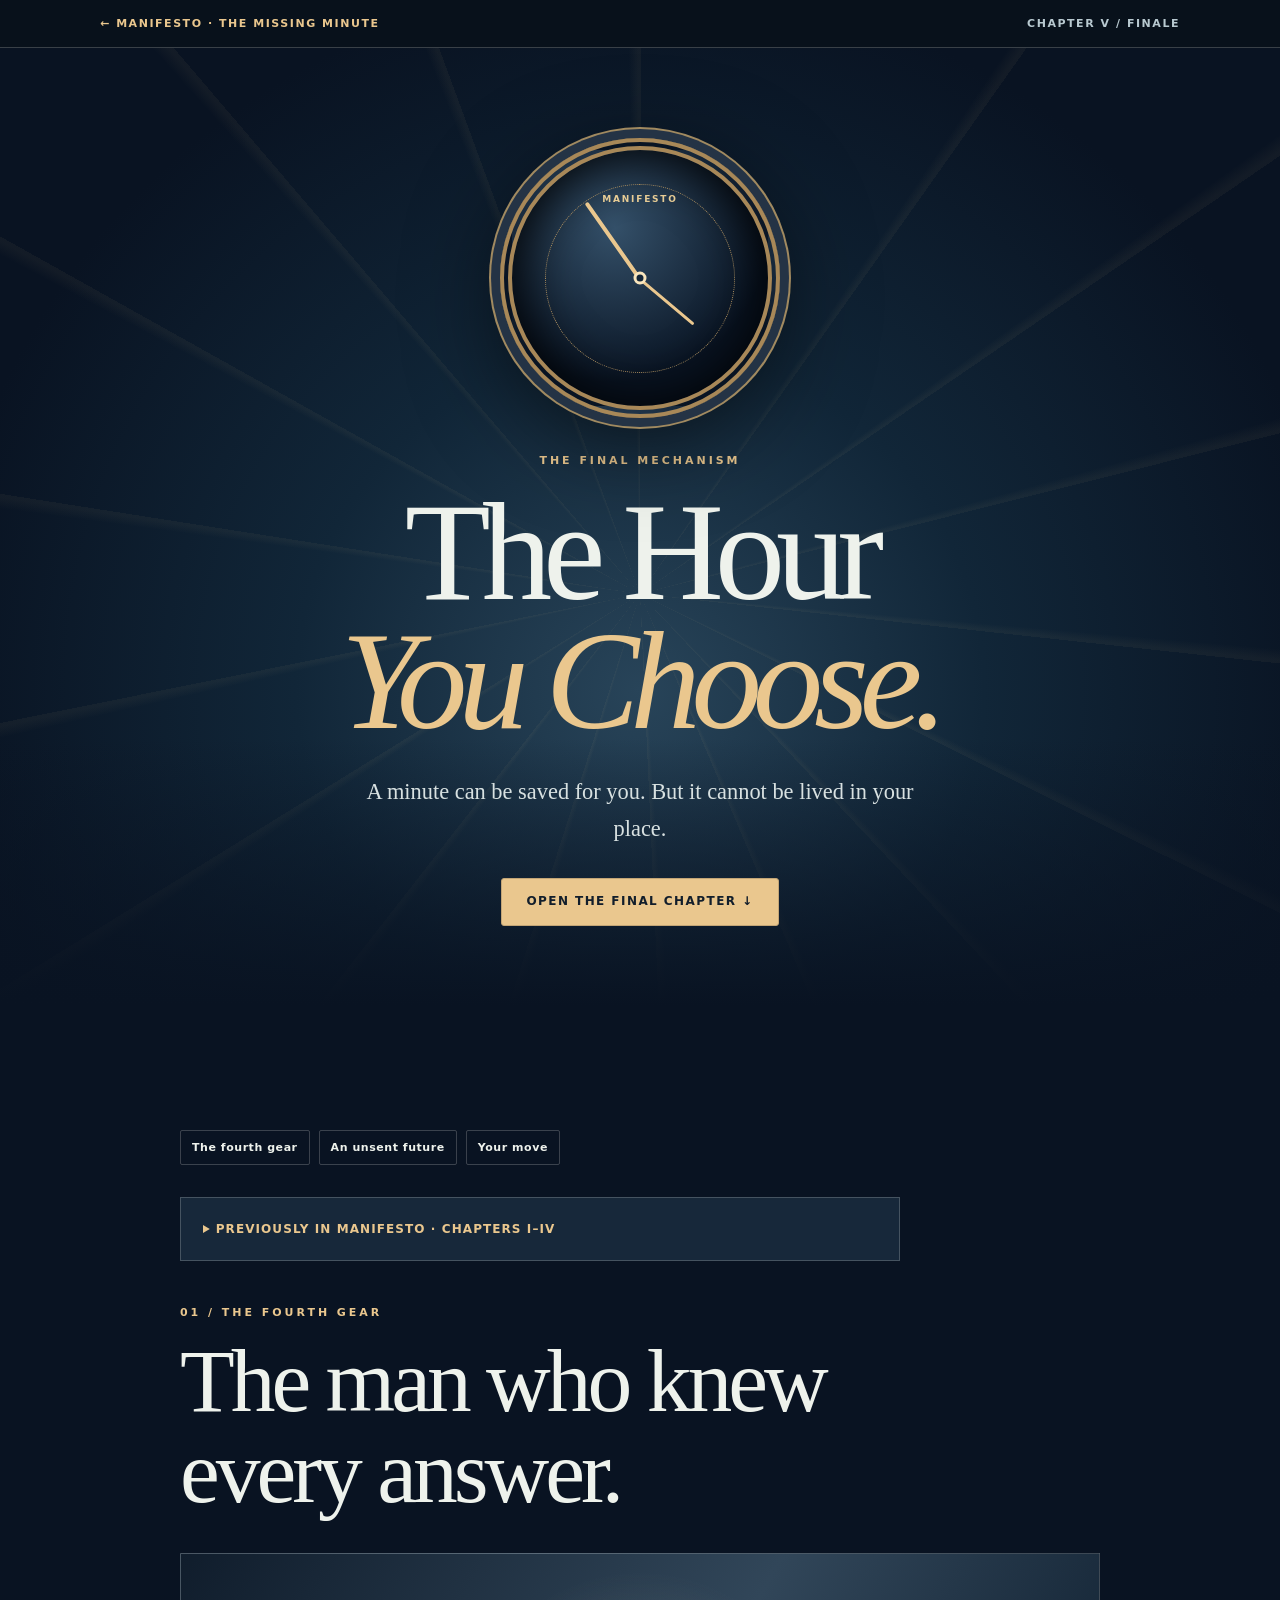
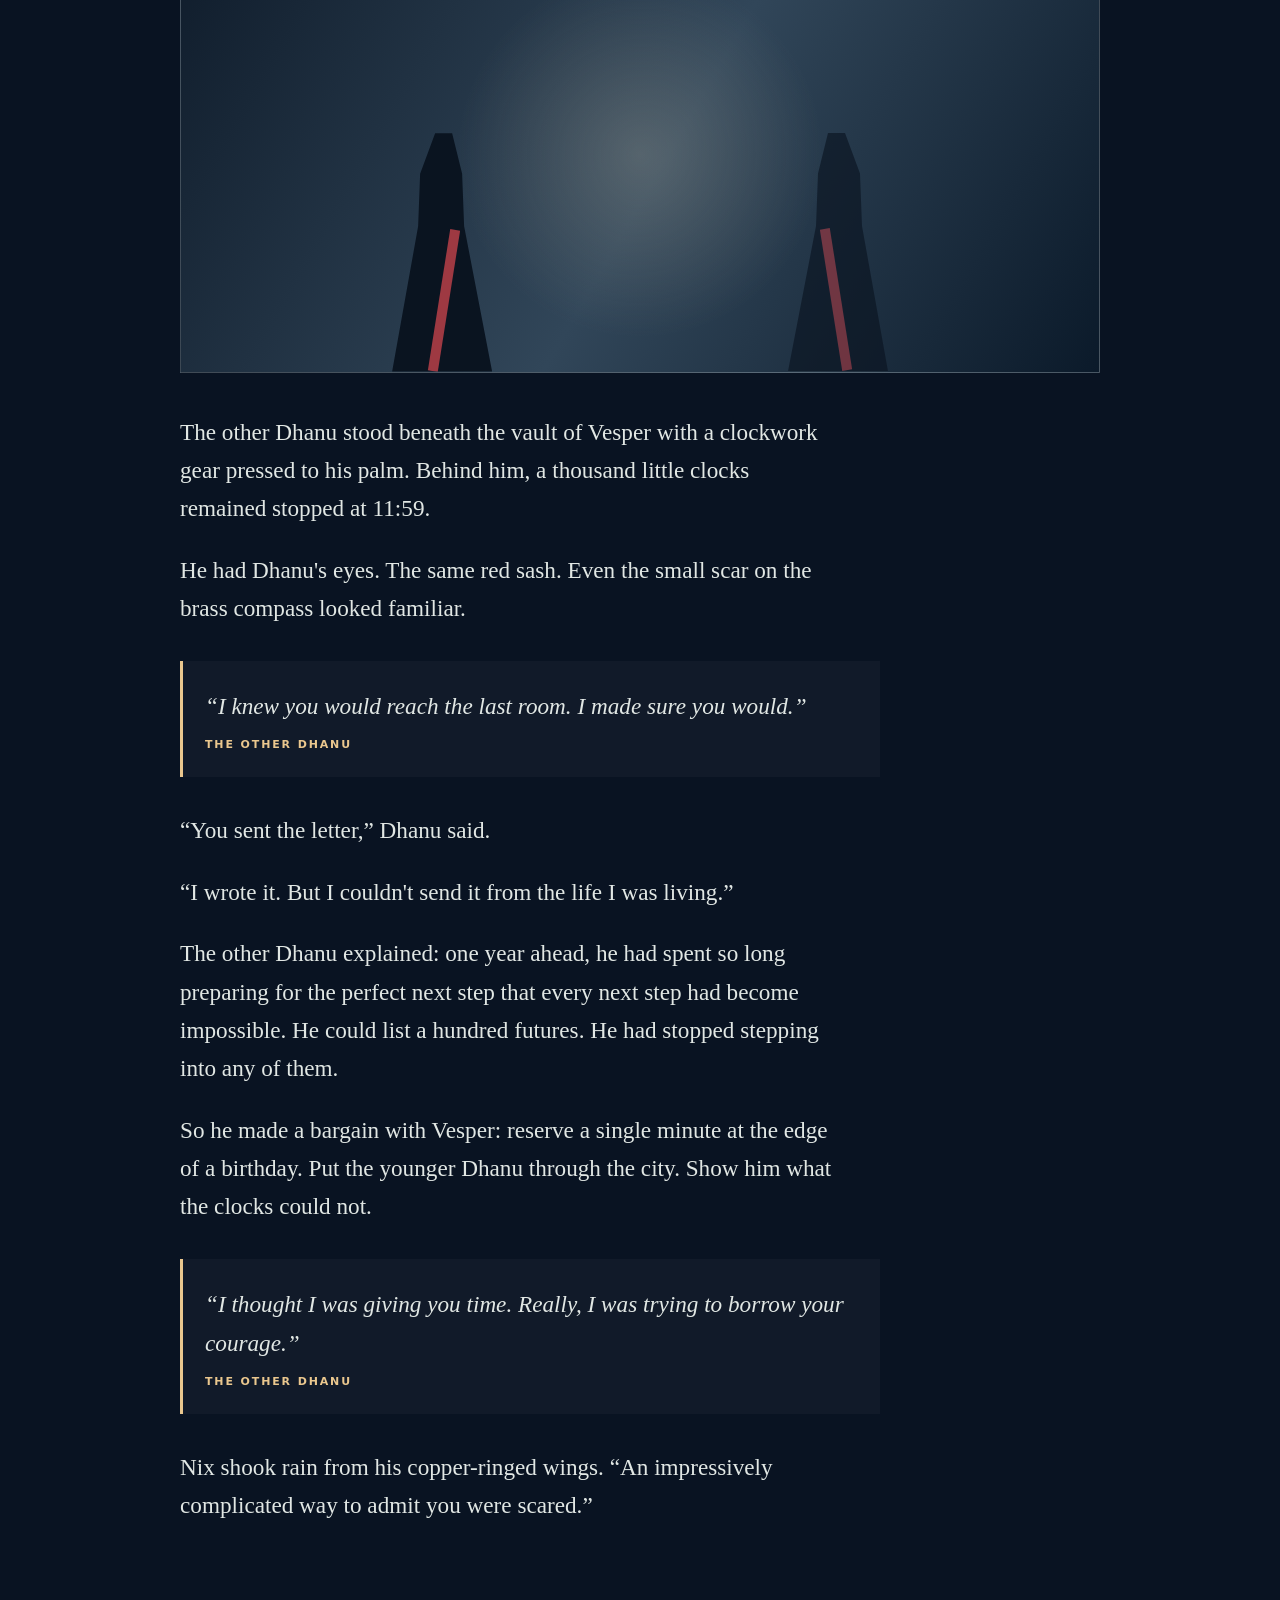
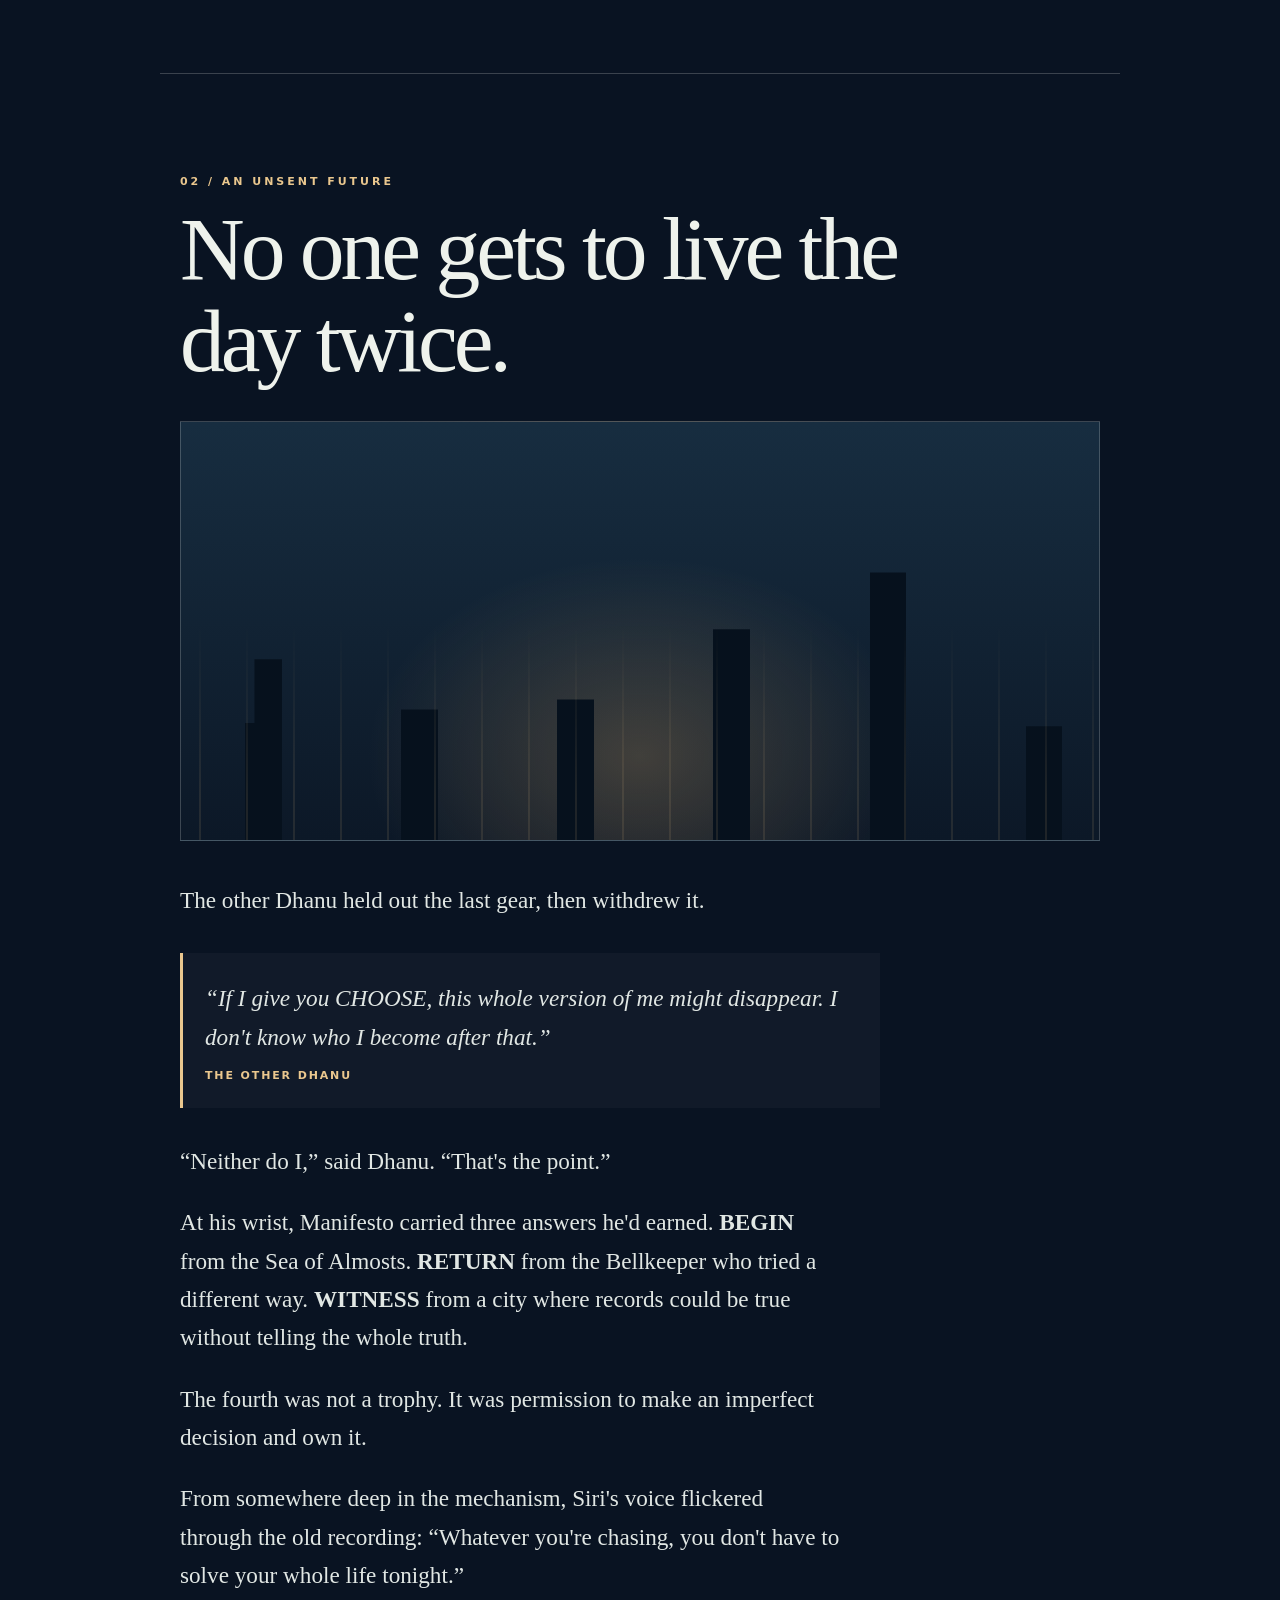
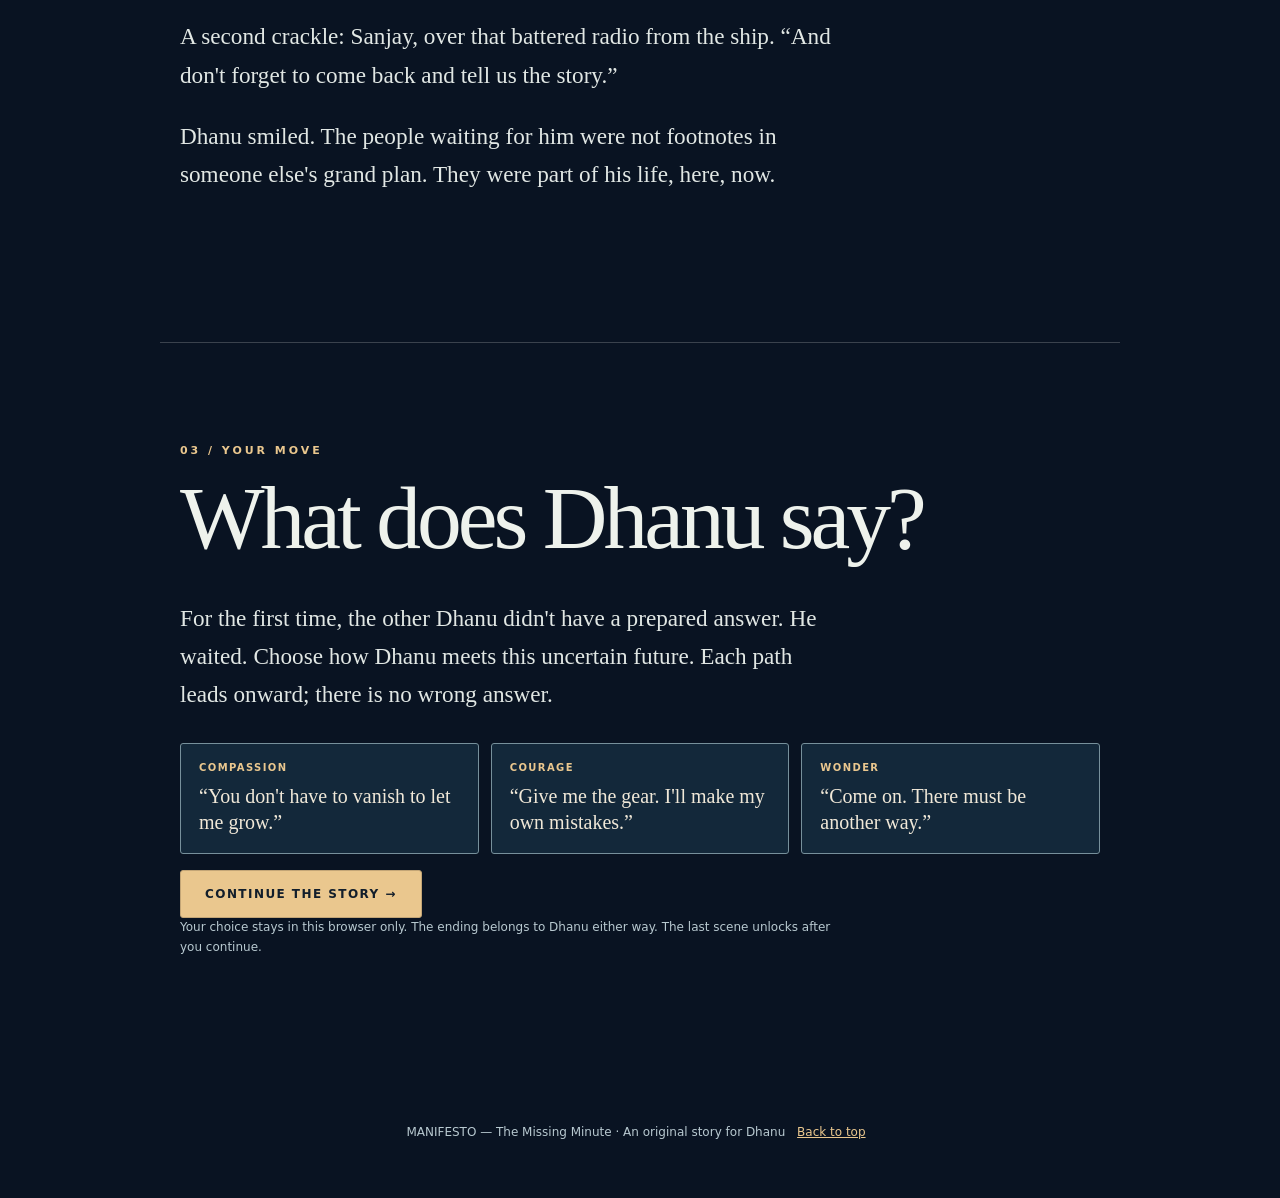
<file: chapter-five.html>
<!doctype html>
<html lang="en">
<head>
<meta charset="utf-8"><meta name="viewport" content="width=device-width,initial-scale=1,viewport-fit=cover">
<meta name="theme-color" content="#091322"><meta name="description" content="The final chapter of MANIFESTO — The Missing Minute, an original birthday story for Dhanu.">
<title>MANIFESTO · Chapter V — The Hour You Choose</title>
<style>
:root{color-scheme:dark;--ink:#eef2ec;--muted:#b8c9d0;--gold:#eac78e;--bg:#091322;--stroke:rgba(238,242,236,.21);--focus:#f1ce83}
*{box-sizing:border-box}html{scroll-behavior:smooth}body{margin:0;background:var(--bg);color:var(--ink);font-family:Georgia,'Times New Roman',serif;line-height:1.65;overflow-x:hidden}
button,a{font:inherit}a{color:var(--gold)}button{cursor:pointer}button:focus-visible,a:focus-visible{outline:3px solid var(--focus);outline-offset:5px}
.skip{position:absolute;left:-9999px;top:10px;z-index:20}.skip:focus{left:12px;background:#fff;color:#000;padding:10px}
.topbar{position:relative;z-index:5;display:flex;align-items:center;justify-content:space-between;gap:12px;padding:16px max(20px,calc((100vw - 1080px)/2));background:#08111b;border-bottom:1px solid var(--stroke);font:600 11px/1.4 system-ui,sans-serif;letter-spacing:.14em;text-transform:uppercase}
.topbar a{text-decoration:none}.topbar span{color:var(--muted)}.hero{position:relative;isolation:isolate;min-height:88svh;display:grid;place-items:center;padding:90px 20px 80px;text-align:center;overflow:hidden;background:radial-gradient(ellipse at 50% 67%,#284459 0%,#112638 38%,#091322 78%)}
.hero:before{content:"";position:absolute;inset:-20%;z-index:-1;background:repeating-conic-gradient(from 15deg at 50% 55%,transparent 0deg 19deg,rgba(224,195,133,.048) 20deg 20.3deg);animation:turn 100s linear infinite}
.hero:after{content:"";position:absolute;inset:0;z-index:-1;background:linear-gradient(transparent 72%,#091322)}
.eyebrow{font:700 11px/1.4 system-ui,sans-serif;letter-spacing:.27em;text-transform:uppercase;color:var(--gold)}
h1,h2,p{margin-top:0}h1{font-size:clamp(3.5rem,12vw,8.8rem);line-height:.92;letter-spacing:-.065em;font-weight:400;margin:18px 0 28px}h1 em{display:block;font-weight:400;color:var(--gold)}.lede{font-size:clamp(1.07rem,2.5vw,1.4rem);max-width:580px;margin:0 auto 30px;color:#d8e1e1}.cta,.secondary,.choice{border:1px solid #c3a576;background:var(--gold);color:#121e2b;border-radius:3px;min-height:48px;padding:12px 24px;font:700 12px/1.4 system-ui,sans-serif;letter-spacing:.12em;text-transform:uppercase;text-decoration:none;display:inline-flex;align-items:center;justify-content:center;gap:10px}
.secondary{background:transparent;color:var(--gold);border-color:var(--stroke)}.cta:hover,.choice:hover{filter:brightness(1.12)}
.watch{position:relative;width:min(48vw,280px);aspect-ratio:1;margin:0 auto 35px;border-radius:50%;border:12px double #a88858;background:radial-gradient(circle at 40% 30%,#345069,#091423 66%);box-shadow:0 0 0 9px #243345,0 0 0 11px #a18a60,0 20px 90px #0009,inset 0 0 55px #000}
.watch:before,.watch:after{content:"";position:absolute;left:49%;top:50%;transform-origin:50% 0;background:var(--gold);border-radius:3px}.watch:before{width:4px;height:36%;transform:rotate(145deg)}.watch:after{width:3px;height:28%;transform:rotate(-50deg)}.watch b{position:absolute;left:50%;top:50%;transform:translate(-50%,-50%);width:13px;height:13px;border:3px solid #f9e5bc;background:#142638;border-radius:50%;z-index:2}.watch i{position:absolute;inset:13%;border:1px dotted #a88b5d;border-radius:50%}
.watch-label{position:absolute;inset:0;display:grid;place-items:start center;padding-top:17%;font:700 9px system-ui,sans-serif;letter-spacing:.2em;color:#e7cc95}
main{position:relative}.chapter{max-width:960px;margin:auto;padding:100px 20px 125px;min-height:82svh}.chapter+.chapter{border-top:1px solid var(--stroke)}.chapter h2{font-size:clamp(2.5rem,7vw,5.6rem);font-weight:400;line-height:1.02;letter-spacing:-.045em;max-width:800px;margin:14px 0 35px}.chapter p{font-size:clamp(1.13rem,2.6vw,1.45rem);max-width:660px;color:#e1e7e4}.chapter .small{font:500 12px/1.6 system-ui,sans-serif;color:var(--muted)}.dialogue{margin:34px 0;padding:26px 22px;border-left:3px solid var(--gold);background:#ffffff08;max-width:700px}.dialogue p{font-style:italic;margin:0}.dialogue cite{display:block;margin-top:13px;font:700 11px system-ui,sans-serif;letter-spacing:.17em;text-transform:uppercase;color:var(--gold);font-style:normal}
.art{position:relative;width:100%;height:clamp(220px,48vw,420px);border:1px solid var(--stroke);overflow:hidden;margin:30px 0 40px;background:radial-gradient(ellipse at 50% 80%,#d2a36542,transparent 42%),linear-gradient(#172d40,#0c1827)}
.art.city:before{content:"";position:absolute;bottom:0;left:0;width:100%;height:80%;background:repeating-linear-gradient(90deg,transparent 0 7%,#06111d 7% 11%,transparent 11% 17%);clip-path:polygon(0 65%,8% 65%,8% 46%,18% 46%,18% 61%,28% 61%,28% 27%,38% 27%,38% 58%,50% 58%,50% 37%,64% 37%,64% 62%,74% 62%,74% 20%,84% 20%,84% 51%,92% 51%,92% 66%,100% 66%,100% 100%,0 100%)}
.art.city:after{content:"";position:absolute;inset:0;background:repeating-linear-gradient(90deg,transparent 0 18px,#f2c98b44 18px 20px,transparent 20px 47px);mask-image:linear-gradient(transparent 48%,#000 90%);opacity:.4}
.art.mirror{background:radial-gradient(circle at 50% 48%,#b6b4a548,transparent 36%),linear-gradient(120deg,#101d2c,#314659 52%,#0b1a2a)}.figure{position:absolute;bottom:0;width:100px;height:57%;background:#0a1420;clip-path:polygon(43% 0,60% 0,70% 17%,72% 39%,100% 100%,0 100%,26% 39%,28% 17%);filter:drop-shadow(0 0 14px #dba96766)}.figure.left{left:23%}.figure.right{right:23%;transform:scaleX(-1);opacity:.64}.figure:after{content:"";position:absolute;width:10px;height:60%;left:47%;bottom:0;background:#9e3942;transform:rotate(9deg)}.line{height:1px;background:linear-gradient(90deg,transparent,var(--gold),transparent);margin:30px 0}
.choice-grid{display:grid;grid-template-columns:repeat(3,minmax(0,1fr));gap:12px;margin:30px 0 16px}.choice{height:100%;min-height:105px;text-align:left;align-items:flex-start;flex-direction:column;text-transform:none;font:400 20px/1.3 Georgia,serif;letter-spacing:0;padding:18px;background:#13283a;color:#f0e8d8;border-color:#77909b}.choice small{font:700 10px system-ui,sans-serif;text-transform:uppercase;letter-spacing:.14em;color:var(--gold)}.choice[aria-pressed=true]{border:2px solid var(--gold);background:#314457}.response{border:1px solid var(--gold);padding:24px;margin:24px 0;background:#e6bd7720}.response[hidden],.reveal[hidden],.chapter[hidden]{display:none}.response p{margin:0}.reveal{margin:45px auto;max-width:770px;padding:40px 24px;text-align:center;border:1px solid #bca275;background:radial-gradient(circle at top,#b58a4a25,#0e2032)}.reveal h2{margin:15px auto;font-size:clamp(2.7rem,9vw,6rem);text-align:center}.reveal p{margin:0 auto 23px}.mechanism{display:grid;grid-template-columns:repeat(4,1fr);gap:6px;max-width:610px;margin:25px auto}.mechanism span{border:1px solid #b49b70;padding:10px 3px;font:700 10px system-ui,sans-serif;letter-spacing:.08em;color:#edd4a5}
.chapter-nav{display:flex;align-items:center;flex-wrap:wrap;gap:9px;margin:24px 0 32px;font:600 11px/1.6 system-ui,sans-serif;letter-spacing:.05em;color:var(--muted)}.chapter-nav a{padding:8px 11px;border:1px solid var(--stroke);border-radius:2px;text-decoration:none;color:var(--ink)}.chapter-nav a:focus-visible,.chapter-nav a:hover{border-color:var(--gold)}.chapter-nav a[hidden]{display:none}.recap{max-width:720px;margin:26px 0 44px;padding:22px;border:1px solid var(--stroke);background:#17283a}.recap summary{cursor:pointer;color:var(--gold);font:700 12px/1.5 system-ui,sans-serif;letter-spacing:.09em;text-transform:uppercase}.recap p{font-size:1.08rem;margin:16px 0 0}.locked-note{max-width:660px;color:var(--muted);font:500 12px/1.7 system-ui,sans-serif}.ending{background:radial-gradient(ellipse at 50% 0%,#304957,#0a1522 75%);max-width:none;padding:110px max(20px,calc((100vw - 960px)/2));text-align:center}.ending h2,.ending p{margin-left:auto;margin-right:auto}.credits{font:500 12px/1.8 system-ui,sans-serif;color:var(--muted);text-align:center;padding:28px 16px 55px}.credits a{margin:0 8px}
@keyframes turn{to{transform:rotate(360deg)}}@media(max-width:600px){.topbar{padding:14px 16px;letter-spacing:.06em}.hero{min-height:85svh;padding:64px 18px}.watch{width:190px}.chapter{padding:75px 20px 92px;min-height:auto}.choice-grid{grid-template-columns:1fr}.choice{min-height:76px}.mechanism{grid-template-columns:repeat(2,1fr)}.art{margin:24px 0 28px}.dialogue{padding:20px 18px}}@media(prefers-reduced-motion:reduce){html{scroll-behavior:auto}.hero:before{animation:none}}
</style>
</head>
<body>
<a class="skip" href="#story">Skip to story</a>
<header class="topbar"><a href="./index.html">← MANIFESTO · The Missing Minute</a><span>Chapter V / Finale</span></header>
<section class="hero" aria-labelledby="chapter-title">
<div>
<div class="watch" role="img" aria-label="An ancient brass watch waiting at one minute before midnight"><i></i><span class="watch-label">MANIFESTO</span><b></b></div>
<div class="eyebrow">The final mechanism</div>
<h1 id="chapter-title">The Hour <em>You Choose.</em></h1>
<p class="lede">A minute can be saved for you. But it cannot be lived in your place.</p>
<a class="cta" href="#story">Open the final chapter ↓</a>
</div>
</section>
<main id="story">
<section class="chapter" id="scene-one">
<nav class="chapter-nav" aria-label="Final chapter scenes"><a href="#scene-one">The fourth gear</a><a href="#scene-two">An unsent future</a><a href="#scene-three">Your move</a><a href="#scene-four" id="ending-link" hidden>The promised minute</a></nav>
<details class="recap"><summary>Previously in MANIFESTO · Chapters I–IV</summary><p>At 11:59, Dhanu followed a letter in his own handwriting into the Sea of Almosts, returned the Bellkeeper’s broken morning, and uncovered Vesper’s secret: a future version of himself had reserved his missing minute. Manifesto now holds three mechanisms—BEGIN, RETURN and WITNESS. The fourth can only be given freely.</p></details>
<div class="eyebrow">01 / The Fourth Gear</div>
<h2>The man who knew every answer.</h2>
<div class="art mirror" role="img" aria-label="Two silhouettes in navy coats face one another across the shining chamber of a clock"><div class="figure left"></div><div class="figure right"></div></div>
<p>The other Dhanu stood beneath the vault of Vesper with a clockwork gear pressed to his palm. Behind him, a thousand little clocks remained stopped at 11:59.</p>
<p>He had Dhanu's eyes. The same red sash. Even the small scar on the brass compass looked familiar.</p>
<div class="dialogue"><p>“I knew you would reach the last room. I made sure you would.”</p><cite>The other Dhanu</cite></div>
<p>“You sent the letter,” Dhanu said.</p><p>“I wrote it. But I couldn't send it from the life I was living.”</p>
<p>The other Dhanu explained: one year ahead, he had spent so long preparing for the perfect next step that every next step had become impossible. He could list a hundred futures. He had stopped stepping into any of them.</p>
<p>So he made a bargain with Vesper: reserve a single minute at the edge of a birthday. Put the younger Dhanu through the city. Show him what the clocks could not.</p>
<div class="dialogue"><p>“I thought I was giving you time. Really, I was trying to borrow your courage.”</p><cite>The other Dhanu</cite></div>
<p>Nix shook rain from his copper-ringed wings. “An impressively complicated way to admit you were scared.”</p>
</section>
<section class="chapter" id="scene-two">
<div class="eyebrow">02 / An Unsent Future</div>
<h2>No one gets to live the day twice.</h2>
<div class="art city" role="img" aria-label="A fictional clockwork city with a night skyline and tiny gold-lit windows"></div>
<p>The other Dhanu held out the last gear, then withdrew it.</p>
<div class="dialogue"><p>“If I give you CHOOSE, this whole version of me might disappear. I don't know who I become after that.”</p><cite>The other Dhanu</cite></div>
<p>“Neither do I,” said Dhanu. “That's the point.”</p>
<p>At his wrist, Manifesto carried three answers he'd earned. <strong>BEGIN</strong> from the Sea of Almosts. <strong>RETURN</strong> from the Bellkeeper who tried a different way. <strong>WITNESS</strong> from a city where records could be true without telling the whole truth.</p>
<p>The fourth was not a trophy. It was permission to make an imperfect decision and own it.</p>
<p>From somewhere deep in the mechanism, Siri's voice flickered through the old recording: “Whatever you're chasing, you don't have to solve your whole life tonight.”</p>
<p>A second crackle: Sanjay, over that battered radio from the ship. “And don't forget to come back and tell us the story.”</p>
<p>Dhanu smiled. The people waiting for him were not footnotes in someone else's grand plan. They were part of his life, here, now.</p>
</section>
<section class="chapter" id="scene-three">
<div class="eyebrow">03 / Your move</div>
<h2>What does Dhanu say?</h2>
<p>For the first time, the other Dhanu didn't have a prepared answer. He waited. Choose how Dhanu meets this uncertain future. Each path leads onward; there is no wrong answer.</p>
<div class="choice-grid" role="group" aria-label="Choose Dhanu's reply">
<button class="choice" type="button" data-choice="kind" aria-pressed="false"><small>Compassion</small>“You don't have to vanish to let me grow.”</button>
<button class="choice" type="button" data-choice="brave" aria-pressed="false"><small>Courage</small>“Give me the gear. I'll make my own mistakes.”</button>
<button class="choice" type="button" data-choice="open" aria-pressed="false"><small>Wonder</small>“Come on. There must be another way.”</button>
</div>
<div class="response" id="response" role="status" aria-live="polite" hidden><p id="response-text"></p></div>
<button id="continue" class="cta" type="button" disabled>Continue the story →</button>
<p class="small">Your choice stays in this browser only. The ending belongs to Dhanu either way. The last scene unlocks after you continue.</p>
</section>
<section class="chapter" id="scene-four" tabindex="-1" hidden>
<div class="eyebrow">04 / Twelve</div>
<h2>The minute that was promised.</h2>
<p>Dhanu extended his hand. Not for a fight. Not to seize the gear. Simply an open hand.</p>
<p>For a moment the other Dhanu looked like a boy standing at the start of a road. Then he laughed, quietly, and set the final gear into that hand.</p>
<div class="dialogue"><p>“I kept trying to make sure you never regretted anything.”</p><cite>The other Dhanu</cite></div>
<div class="dialogue"><p>“That isn't the same as living.”</p><cite>Dhanu</cite></div>
<p>The four mechanisms fitted together with a sound no louder than a heartbeat. Across Vesper, the clocks began to move. No city crumbled. No villain vanished in a flash. The other Dhanu looked up at the moving hands, and for the first time, he did not try to stop them.</p>
<p>The letter in Dhanu's coat unfolded one final time. Beneath its old message, a new line appeared in his own handwriting:</p>
<div class="dialogue"><p>“I cannot tell you what happens next. I can only promise you the chance to find out.”</p><cite>The letter from tomorrow</cite></div>
<p>In the world beyond Vesper, 11:59 became 12:00. One minute returned to its rightful owner: not a future self, not a city of ledgers, but the person standing inside it.</p>
<div class="reveal" id="final-reveal" hidden>
<div class="eyebrow">The watch is whole</div>
<div class="mechanism" aria-label="The four mechanisms of Manifesto"><span>BEGIN</span><span>RETURN</span><span>WITNESS</span><span>CHOOSE</span></div>
<h2>Happy Birthday, Dhanu.</h2>
<p>Here's to the roads you haven't taken yet. To all the things you will learn, the people who will laugh beside you, and the person you are becoming along the way.</p>
<p>There may be a doctorate at the end of one road. There will be a hundred other beginnings, too. You don't need a map for every single one.</p>
<p>Just keep your time. Make it yours.</p>
</div>
<button class="cta" id="reveal-btn" type="button">Turn the last gear ✦</button>
</section>
<section class="chapter ending" id="epilogue" hidden>
<div class="eyebrow">Post-credits / Somewhere in the morning</div>
<h2>One more minute?</h2>
<p>On an ordinary windowsill, a little storm petrel pecked at a watch that now worked perfectly.</p>
<div class="dialogue"><p>“So,” Nix said, “can we finally have breakfast? I've been dramatic on an empty stomach for five chapters.”</p></div>
<p>Dhanu laughed. Outside, the city had started moving again. This time, he went with it.</p>
<a class="secondary" href="./index.html">↶ Return to the graphic novel</a>
</section>
</main>
<footer class="credits">MANIFESTO — The Missing Minute · An original story for Dhanu <a href="#chapter-title">Back to top</a></footer>
<script>
(function(){
'use strict';
var buttons=Array.from(document.querySelectorAll('[data-choice]'));
var response=document.getElementById('response');
var responseText=document.getElementById('response-text');
var next=document.getElementById('continue');
var reveal=document.getElementById('final-reveal');
var revealBtn=document.getElementById('reveal-btn');
var lastScene=document.getElementById('scene-four');
var epilogue=document.getElementById('epilogue');
var endingLink=document.getElementById('ending-link');
var reducedMotion=window.matchMedia('(prefers-reduced-motion: reduce)');
function motion(){return reducedMotion.matches?'auto':'smooth'}
function unlock(){lastScene.hidden=false;endingLink.hidden=false;store('manifesto.chapter5.reachedEnding','yes')}
var replies={
kind:'The other Dhanu lowered his eyes. “Then maybe I can learn from you, too.” The gear grew warm in his hand.',
brave:'“You will,” the other Dhanu said, almost smiling. “And you will survive them.” He loosened his grip on the gear.',
open:'Nix gave a scandalised squawk. “A fourth option? In this economy?” Even the other Dhanu laughed. His fist opened.'
};
function store(key,val){try{localStorage.setItem(key,val)}catch(e){}}
function load(key){try{return localStorage.getItem(key)}catch(e){return null}}
function choose(val){buttons.forEach(function(b){b.setAttribute('aria-pressed',String(b.dataset.choice===val))});responseText.textContent=replies[val];response.hidden=false;next.disabled=false;store('manifesto.chapter5.choice',val)}
buttons.forEach(function(b){b.addEventListener('click',function(){choose(b.dataset.choice)})});
var old=load('manifesto.chapter5.choice');if(old&&replies[old])choose(old);
next.addEventListener('click',function(){unlock();lastScene.scrollIntoView({behavior:motion()});lastScene.focus({preventScroll:true})});
if(load('manifesto.chapter5.reachedEnding')==='yes'||load('manifesto.chapter5.completed')==='yes'){unlock()}
function showEnding(){unlock();reveal.hidden=false;revealBtn.hidden=true;epilogue.hidden=false;store('manifesto.chapter5.completed','yes');reveal.scrollIntoView({behavior:motion(),block:'center'})}
revealBtn.addEventListener('click',showEnding);
if(load('manifesto.chapter5.completed')==='yes'){reveal.hidden=false;epilogue.hidden=false;revealBtn.hidden=true}
})();
</script>
</body></html>
</file>
